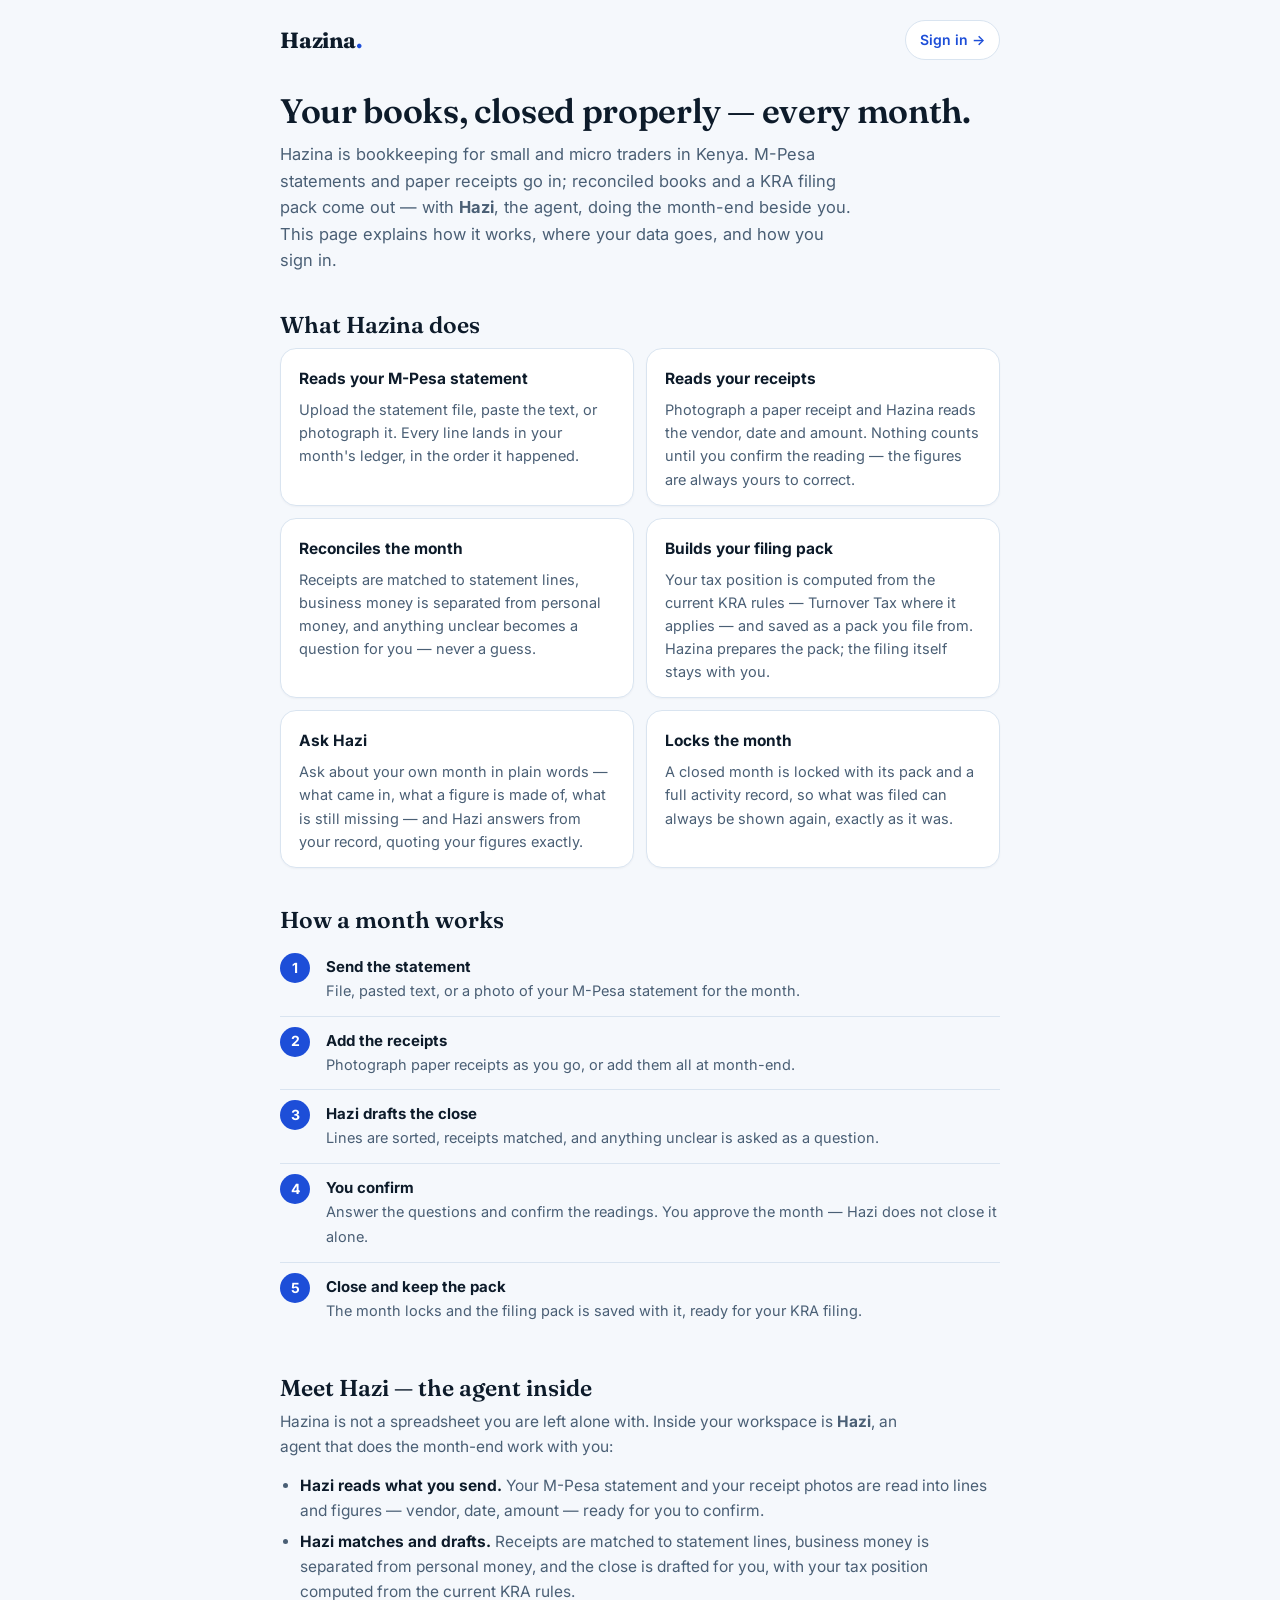
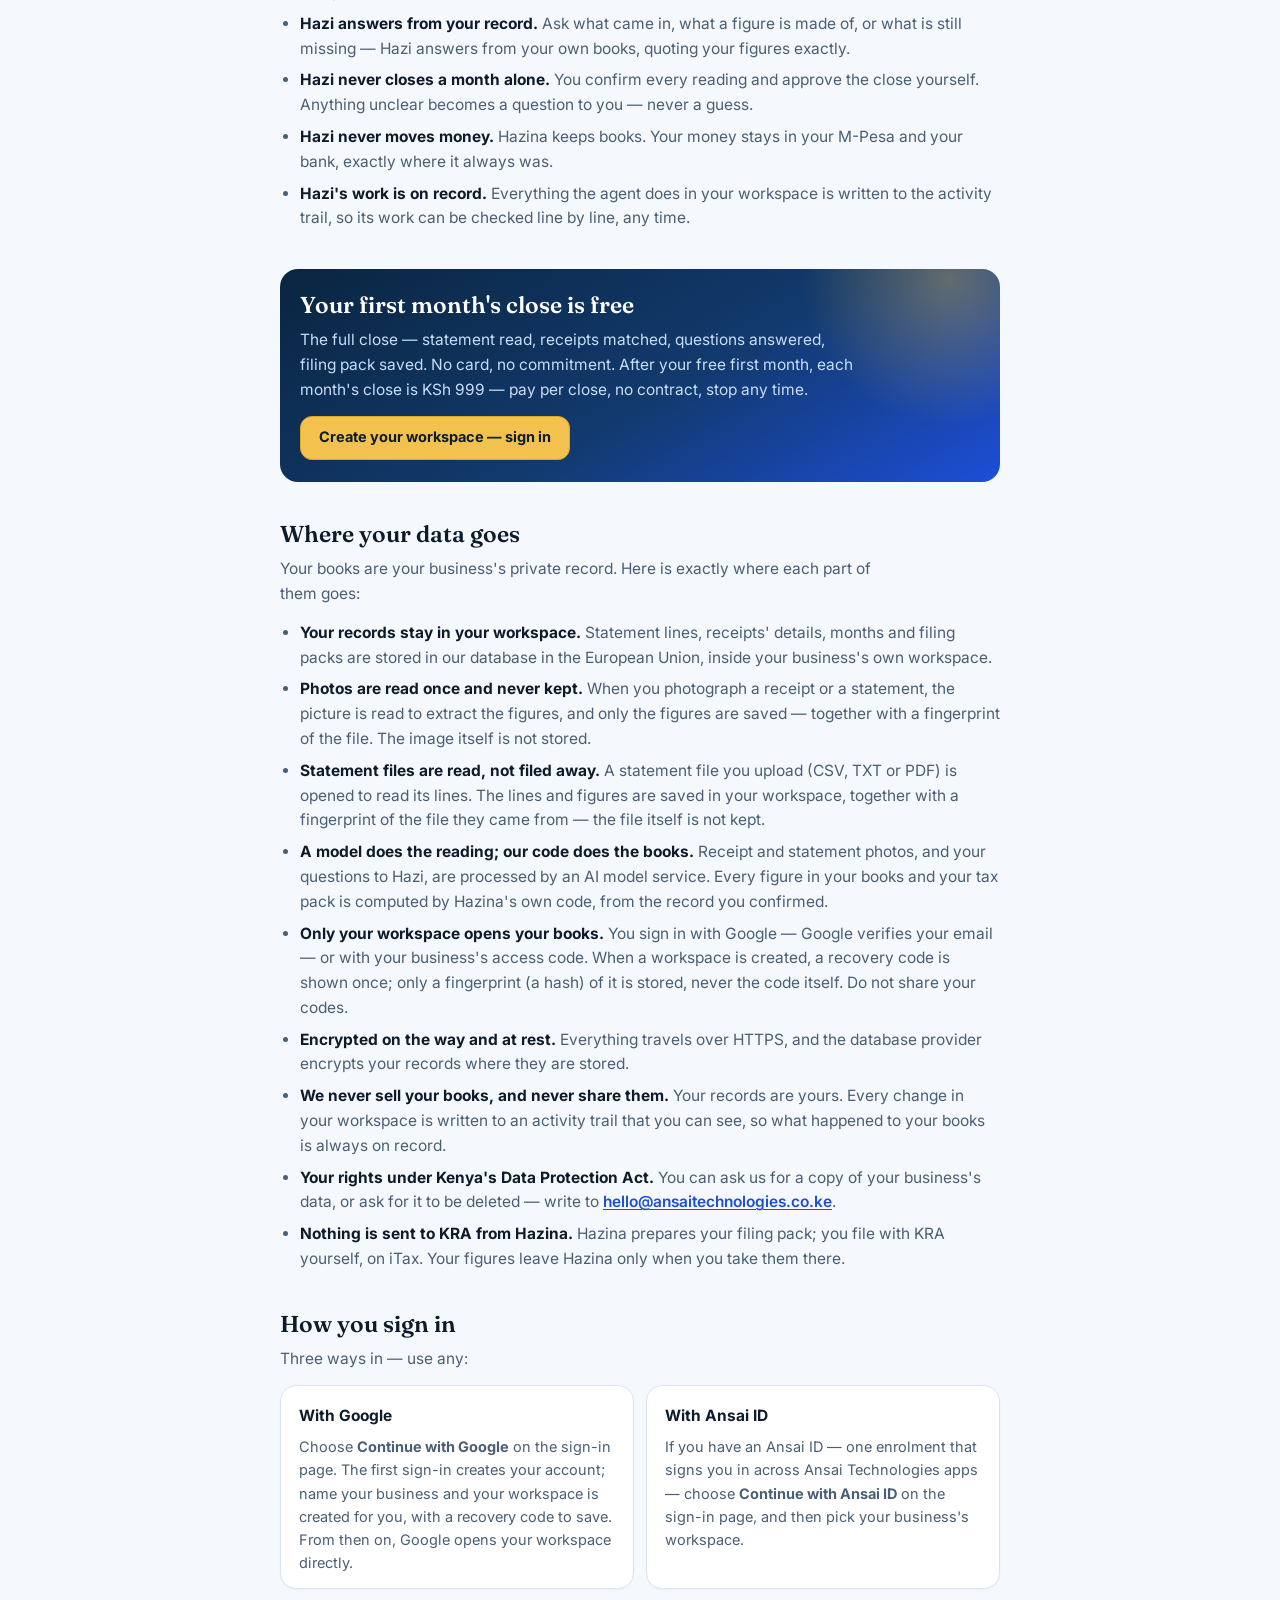
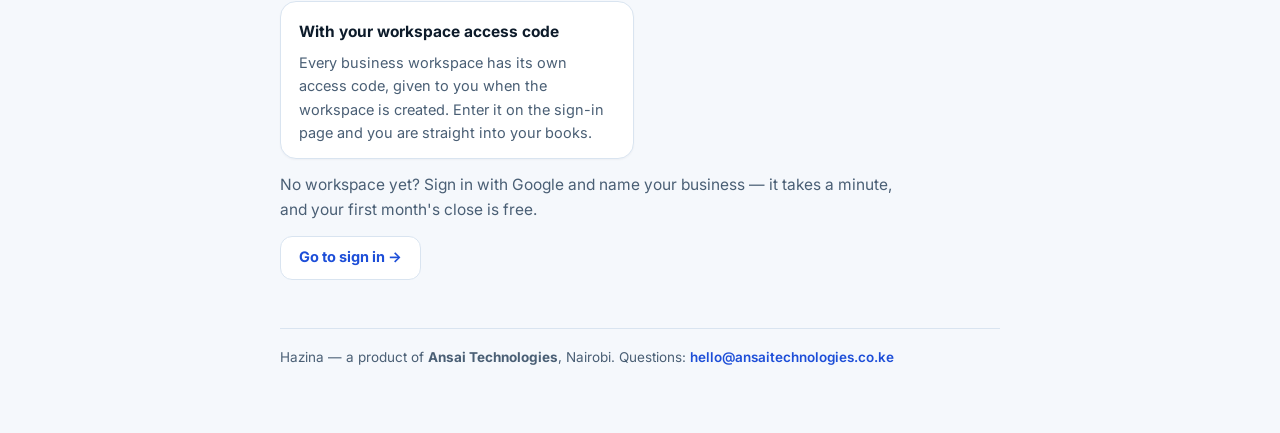
<file: webapp/about.html>
<!DOCTYPE html>
<html lang="en">
<head>
<meta charset="UTF-8">
<meta name="viewport" content="width=device-width, initial-scale=1.0">
<title>Hazina — How it works</title>
<meta name="description" content="Hazina keeps a small business's books the way KRA now expects them: M-Pesa statements and paper receipts in, reconciled books and a filing pack out. How it works, where your data goes, and how you sign in.">
<link rel="icon" type="image/svg+xml" href="favicon.svg">
<link rel="preconnect" href="https://fonts.googleapis.com">
<link rel="preconnect" href="https://fonts.gstatic.com" crossorigin>
<link href="https://fonts.googleapis.com/css2?family=Fraunces:opsz,wght@9..144,500;9..144,600;9..144,700&family=Inter:wght@400;500;600;700;800&display=swap" rel="stylesheet">
<link rel="stylesheet" href="tokens.css">
<link rel="stylesheet" href="ui-kit.css">
<style>
  *{box-sizing:border-box}
  body{font-family:'Inter',-apple-system,'Segoe UI',Roboto,sans-serif;background:var(--color-bg);color:var(--color-ink);margin:0;font-size:15.5px;line-height:1.6}
  .wrap{max-width:760px;margin:0 auto;padding:0 20px 64px}
  .topbar{display:flex;align-items:center;justify-content:space-between;padding:20px 0 6px}
  .brand{font-family:'Fraunces',serif;font-weight:700;font-size:22px;letter-spacing:-.01em;color:var(--color-ink);text-decoration:none}
  .brand span{color:var(--azure-darker)}
  .signin-link{font-weight:600;font-size:14px;color:var(--azure-darker);text-decoration:none;border:1px solid var(--border,#D9E4F0);padding:8px 14px;border-radius:999px;background:var(--surface)}
  h1{font-family:'Fraunces',serif;font-weight:600;font-size:34px;line-height:1.15;letter-spacing:-.01em;margin:26px 0 10px}
  h2{font-family:'Fraunces',serif;font-weight:600;font-size:23px;line-height:1.25;margin:0 0 8px}
  .lede{color:var(--ink-muted);font-size:16.5px;margin:0 0 18px;max-width:58ch}
  section{margin-top:38px;animation:rise .6s cubic-bezier(.2,.7,.2,1) both}
  section:nth-of-type(2){animation-delay:.06s} section:nth-of-type(3){animation-delay:.12s}
  section:nth-of-type(4){animation-delay:.18s} section:nth-of-type(5){animation-delay:.24s}
  @keyframes rise{from{opacity:0;transform:translateY(10px)}to{opacity:1;transform:none}}
  @media (prefers-reduced-motion: reduce){section{animation:none}}
  .intro{color:var(--ink-muted);margin:0 0 14px;max-width:62ch}
  .cards{display:grid;grid-template-columns:1fr;gap:12px}
  @media(min-width:640px){.cards{grid-template-columns:1fr 1fr}}
  .card{background:var(--surface);border:1px solid var(--border,#D9E4F0);border-radius:16px;padding:18px 18px 14px;box-shadow:0 1px 2px rgba(13,27,42,.04)}
  .card h3{margin:0 0 6px;font-size:15.5px;font-weight:700}
  .card p{margin:0;color:var(--ink-muted);font-size:14.5px}
  ol.steps{margin:6px 0 0;padding:0;list-style:none;counter-reset:step}
  ol.steps li{counter-increment:step;position:relative;padding:12px 0 12px 46px;border-bottom:1px solid var(--border,#D9E4F0)}
  ol.steps li:last-child{border-bottom:0}
  ol.steps li::before{content:counter(step);position:absolute;left:0;top:10px;width:30px;height:30px;border-radius:50%;background:var(--azure-darker);color:#fff;font-weight:700;font-size:14px;display:flex;align-items:center;justify-content:center}
  ol.steps b{display:block;font-size:15px}
  ol.steps span{color:var(--ink-muted);font-size:14.5px}
  .offer{border-radius:18px;padding:22px 20px;color:#EAF2FF;background:linear-gradient(150deg,#0A2540,#123a6e 55%,#1D4ED8);position:relative;overflow:hidden}
  .offer::after{content:"";position:absolute;width:320px;height:320px;border-radius:50%;right:-110px;top:-150px;background:radial-gradient(circle,rgba(242,193,78,.35),transparent 65%)}
  .offer h2{color:#fff}
  .offer p{color:#C9DDF7;margin:0 0 14px;max-width:56ch;position:relative;z-index:1}
  .offer .btnrow{position:relative;z-index:1}
  .btn{display:inline-block;font-weight:700;font-size:14.5px;text-decoration:none;padding:11px 18px;border-radius:12px}
  .btn-gold{background:#F2C14E;color:#0D1B2A}
  .btn-light{background:#fff;color:#123a6e}
  .btn-ghost{border:1px solid var(--border,#D9E4F0);color:var(--azure-darker);background:var(--surface)}
  ul.plain{margin:6px 0 0;padding-left:20px;color:var(--ink-muted)}
  ul.plain li{margin:7px 0}
  ul.plain b{color:var(--color-ink)}
  footer{margin-top:48px;padding-top:18px;border-top:1px solid var(--border,#D9E4F0);color:var(--ink-muted);font-size:13.5px}
  footer a{color:var(--azure-darker);text-decoration:none;font-weight:600}
</style>
</head>
<body>
<div class="wrap">
  <div class="topbar">
    <a class="brand" href="/">Hazina<span>.</span></a>
    <a class="signin-link" href="/">Sign in →</a>
  </div>

  <h1>Your books, closed properly — every month.</h1>
  <p class="lede">Hazina is bookkeeping for small and micro traders in Kenya. M-Pesa statements and paper receipts go in; reconciled books and a KRA filing pack come out — with <b>Hazi</b>, the agent, doing the month-end beside you. This page explains how it works, where your data goes, and how you sign in.</p>

  <section>
    <h2>What Hazina does</h2>
    <div class="cards">
      <div class="card">
        <h3>Reads your M-Pesa statement</h3>
        <p>Upload the statement file, paste the text, or photograph it. Every line lands in your month's ledger, in the order it happened.</p>
      </div>
      <div class="card">
        <h3>Reads your receipts</h3>
        <p>Photograph a paper receipt and Hazina reads the vendor, date and amount. Nothing counts until you confirm the reading — the figures are always yours to correct.</p>
      </div>
      <div class="card">
        <h3>Reconciles the month</h3>
        <p>Receipts are matched to statement lines, business money is separated from personal money, and anything unclear becomes a question for you — never a guess.</p>
      </div>
      <div class="card">
        <h3>Builds your filing pack</h3>
        <p>Your tax position is computed from the current KRA rules — Turnover Tax where it applies — and saved as a pack you file from. Hazina prepares the pack; the filing itself stays with you.</p>
      </div>
      <div class="card">
        <h3>Ask Hazi</h3>
        <p>Ask about your own month in plain words — what came in, what a figure is made of, what is still missing — and Hazi answers from your record, quoting your figures exactly.</p>
      </div>
      <div class="card">
        <h3>Locks the month</h3>
        <p>A closed month is locked with its pack and a full activity record, so what was filed can always be shown again, exactly as it was.</p>
      </div>
    </div>
  </section>

  <section>
    <h2>How a month works</h2>
    <ol class="steps">
      <li><b>Send the statement</b><span>File, pasted text, or a photo of your M-Pesa statement for the month.</span></li>
      <li><b>Add the receipts</b><span>Photograph paper receipts as you go, or add them all at month-end.</span></li>
      <li><b>Hazi drafts the close</b><span>Lines are sorted, receipts matched, and anything unclear is asked as a question.</span></li>
      <li><b>You confirm</b><span>Answer the questions and confirm the readings. You approve the month — Hazi does not close it alone.</span></li>
      <li><b>Close and keep the pack</b><span>The month locks and the filing pack is saved with it, ready for your KRA filing.</span></li>
    </ol>
  </section>


  <section>
    <h2>Meet Hazi — the agent inside</h2>
    <p class="intro">Hazina is not a spreadsheet you are left alone with. Inside your workspace is <b>Hazi</b>, an agent that does the month-end work with you:</p>
    <ul class="plain">
      <li><b>Hazi reads what you send.</b> Your M-Pesa statement and your receipt photos are read into lines and figures — vendor, date, amount — ready for you to confirm.</li>
      <li><b>Hazi matches and drafts.</b> Receipts are matched to statement lines, business money is separated from personal money, and the close is drafted for you, with your tax position computed from the current KRA rules.</li>
      <li><b>Hazi answers from your record.</b> Ask what came in, what a figure is made of, or what is still missing — Hazi answers from your own books, quoting your figures exactly.</li>
      <li><b>Hazi never closes a month alone.</b> You confirm every reading and approve the close yourself. Anything unclear becomes a question to you — never a guess.</li>
      <li><b>Hazi never moves money.</b> Hazina keeps books. Your money stays in your M-Pesa and your bank, exactly where it always was.</li>
      <li><b>Hazi's work is on record.</b> Everything the agent does in your workspace is written to the activity trail, so its work can be checked line by line, any time.</li>
    </ul>
  </section>

  <section>
    <div class="offer">
      <h2>Your first month's close is free</h2>
      <p>The full close — statement read, receipts matched, questions answered, filing pack saved. No card, no commitment. After your free first month, each month's close is KSh 999 — pay per close, no contract, stop any time.</p>
      <div class="btnrow">
        <a class="btn btn-gold" href="/">Create your workspace — sign in</a>
      </div>
    </div>
  </section>

  <section>
    <h2>Where your data goes</h2>
    <p class="intro">Your books are your business's private record. Here is exactly where each part of them goes:</p>
    <ul class="plain">
      <li><b>Your records stay in your workspace.</b> Statement lines, receipts' details, months and filing packs are stored in our database in the European Union, inside your business's own workspace.</li>
      <li><b>Photos are read once and never kept.</b> When you photograph a receipt or a statement, the picture is read to extract the figures, and only the figures are saved — together with a fingerprint of the file. The image itself is not stored.</li>
      <li><b>Statement files are read, not filed away.</b> A statement file you upload (CSV, TXT or PDF) is opened to read its lines. The lines and figures are saved in your workspace, together with a fingerprint of the file they came from — the file itself is not kept.</li>
      <li><b>A model does the reading; our code does the books.</b> Receipt and statement photos, and your questions to Hazi, are processed by an AI model service. Every figure in your books and your tax pack is computed by Hazina's own code, from the record you confirmed.</li>
      <li><b>Only your workspace opens your books.</b> You sign in with Google — Google verifies your email — or with your business's access code. When a workspace is created, a recovery code is shown once; only a fingerprint (a hash) of it is stored, never the code itself. Do not share your codes.</li>
      <li><b>Encrypted on the way and at rest.</b> Everything travels over HTTPS, and the database provider encrypts your records where they are stored.</li>
      <li><b>We never sell your books, and never share them.</b> Your records are yours. Every change in your workspace is written to an activity trail that you can see, so what happened to your books is always on record.</li>
      <li><b>Your rights under Kenya's Data Protection Act.</b> You can ask us for a copy of your business's data, or ask for it to be deleted — write to <a href="mailto:hello@ansaitechnologies.co.ke" style="color:var(--azure-darker);font-weight:600">hello@ansaitechnologies.co.ke</a>.</li>
      <li><b>Nothing is sent to KRA from Hazina.</b> Hazina prepares your filing pack; you file with KRA yourself, on iTax. Your figures leave Hazina only when you take them there.</li>
    </ul>
  </section>

  <section>
    <h2>How you sign in</h2>
    <p class="intro">Three ways in — use any:</p>
    <div class="cards">
      <div class="card">
        <h3>With Google</h3>
        <p>Choose <b>Continue with Google</b> on the sign-in page. The first sign-in creates your account; name your business and your workspace is created for you, with a recovery code to save. From then on, Google opens your workspace directly.</p>
      </div>
      <div class="card">
        <h3>With Ansai ID</h3>
        <p>If you have an Ansai ID — one enrolment that signs you in across Ansai Technologies apps — choose <b>Continue with Ansai ID</b> on the sign-in page, and then pick your business's workspace.</p>
      </div>
      <div class="card">
        <h3>With your workspace access code</h3>
        <p>Every business workspace has its own access code, given to you when the workspace is created. Enter it on the sign-in page and you are straight into your books.</p>
      </div>
    </div>
    <p class="intro" style="margin-top:14px">No workspace yet? Sign in with Google and name your business — it takes a minute, and your first month's close is free.</p>
    <p><a class="btn btn-ghost" href="/">Go to sign in →</a></p>
  </section>

  <footer>
    Hazina — a product of <b>Ansai Technologies</b>, Nairobi. Questions: <a href="mailto:hello@ansaitechnologies.co.ke">hello@ansaitechnologies.co.ke</a>
  </footer>
</div>
</body>
</html>
</file>
<file: webapp/tokens.css>
/**** Ansai Design Tokens v2 — Light theme (default/law). Page #F5F8FC, panels #FFFFFF. ****/
:root {
  color-scheme: light;

  /* Color — base surfaces */
  --bg: #F5F8FC;
  --color-bg: #F5F8FC;
  --surface: #FFFFFF;
  --color-surface: #FFFFFF;
  --surface-raised: #FFFFFF;
  --color-surface-raised: #FFFFFF;

  /* Color — ink */
  --ink: #0D1B2A;
  --color-ink: #0D1B2A;
  --ink-muted: #4A5F75;
  --color-ink-muted: #4A5F75;
  --ink-faint: #627791;
  --color-ink-faint: #627791;

  /* Color — azure primary */
  --azure-light: #38BDF8;
  --color-azure-light: #38BDF8;
  --azure: #38BDF8;
  --color-azure: #38BDF8;
  --azure-dark: #2563EB;
  --color-azure-dark: #2563EB;
  --azure-darker: #1D4ED8;
  --color-azure-darker: #1D4ED8;
  --primary: #2563EB;
  --color-primary: #2563EB;
  --primary-hover: #1D4ED8;
  --color-primary-hover: #1D4ED8;
  --azure-bg: #E8F3FE;
  --color-azure-bg: #E8F3FE;

  /* Gradients — brand moments/headers only, not body UI */
  --gradient: linear-gradient(135deg, #38BDF8 0%, #2563EB 100%);
  --gradient-primary: linear-gradient(135deg, #38BDF8 0%, #2563EB 100%);
  --color-gradient: linear-gradient(135deg, #38BDF8 0%, #2563EB 100%);
  --gradient-azure: linear-gradient(135deg, #38BDF8 0%, #2563EB 100%);

  /* Color — gold (fills/borders with ink text; never gold text on white) */
  --gold: #F2C14E;
  --color-gold: #F2C14E;
  --gold-highlight: #FFD97A;
  --color-gold-highlight: #FFD97A;
  --gold-bg: #FFF7DC;
  --color-gold-bg: #FFF7DC;

  /* Color — iris (atmosphere only, never body UI) */
  --iris: #8B7CF6;
  --color-iris: #8B7CF6;
  --gradient-iris: linear-gradient(135deg, #38BDF8 0%, #8B7CF6 100%);

  /* Color — success / mint */
  --mint: #3ECF8E;
  --color-mint: #3ECF8E;
  --mint-ink: #17724C;
  --color-mint-ink: #17724C;
  --success: #3ECF8E;
  --color-success: #3ECF8E;
  --success-ink: #17724C;
  --success-bg: #DEF7EB;
  --color-success-bg: #DEF7EB;

  /* Color — danger */
  --danger: #C62F3B;
  --color-danger: #C62F3B;
  --danger-strong: #A3242E;
  --danger-bg: #FDECEC;
  --color-danger-bg: #FDECEC;

  /* Color — warning */
  --warning: #D97706;
  --color-warning: #D97706;
  --warning-strong: #92400E;
  --warning-bg: #FEF3C7;
  --color-warning-bg: #FEF3C7;

  /* Color — borders (blue-tinted) */
  --border: #D9E4F0;
  --color-border: #D9E4F0;
  --border-subtle: rgba(37, 80, 140, 0.14);
  --color-border-subtle: rgba(37, 80, 140, 0.14);
  --border-strong: #B9CCE2;
  --color-border-strong: #B9CCE2;

  /* Color — focus */
  --focus-ring: rgba(37, 99, 235, 0.4);
  --color-focus-ring: rgba(37, 99, 235, 0.4);

  /* Dark anchors (reference only — kit is LIGHT theme only) */
  --midnight: #05070D;
  --color-midnight: #05070D;
  --navy: #0B1220;
  --color-navy: #0B1220;

  /* Typography — font stack */
  --font-sans: system-ui, -apple-system, BlinkMacSystemFont, "Segoe UI", Roboto, "Helvetica Neue", Arial, "Noto Sans", sans-serif, "Apple Color Emoji", "Segoe UI Emoji";
  --font-stack: system-ui, -apple-system, BlinkMacSystemFont, "Segoe UI", Roboto, "Helvetica Neue", Arial, "Noto Sans", sans-serif;
  --font-mono: ui-monospace, SFMono-Regular, Menlo, Consolas, monospace;

  /* Typography — sizes (1.25 scale from 16px base) */
  --text-xs: 0.64rem;
  --text-sm: 0.8rem;
  --text-base: 1rem;
  --text-lg: 1.25rem;
  --text-xl: 1.5625rem;
  --text-2xl: 1.9531rem;
  --text-3xl: 2.4414rem;

  /* Typography — line heights */
  --leading-tight: 1.25;
  --leading-snug: 1.375;
  --leading-normal: 1.5;
  --leading-relaxed: 1.625;
  --line-height-tight: 1.25;
  --line-height-normal: 1.5;
  --line-height-relaxed: 1.625;

  /* Typography — weights */
  --font-normal: 400;
  --font-medium: 500;
  --font-semibold: 600;
  --font-bold: 700;
  --font-weight-normal: 400;
  --font-weight-medium: 500;
  --font-weight-semibold: 600;
  --font-weight-bold: 700;

  /* Typography — kicker tracking */
  --tracking-kicker: 0.12em;
  --letter-spacing-kicker: 0.12em;
  --kicker-spacing: 0.12em;

  /* Spacing — 4px base */
  --space-1: 4px;
  --space-2: 8px;
  --space-3: 12px;
  --space-4: 16px;
  --space-5: 20px;
  --space-6: 24px;
  --space-7: 28px;
  --space-8: 32px;
  --space-9: 36px;
  --space-10: 40px;
  --space-11: 44px;
  --space-12: 48px;

  /* Radii */
  --radius-sm: 8px;
  --radius: 12px;
  --radius-md: 12px;
  --radius-lg: 16px;
  --radius-full: 999px;

  /* Shadows — soft blue-tinted */
  --shadow-sm: 0 1px 2px rgba(37, 80, 140, 0.08), 0 1px 3px rgba(37, 80, 140, 0.06);
  --shadow-md: 0 4px 12px rgba(37, 80, 140, 0.1), 0 2px 4px rgba(37, 80, 140, 0.06);
  --shadow-lg: 0 12px 32px rgba(37, 80, 140, 0.14), 0 4px 12px rgba(37, 80, 140, 0.08);

  /* Z-index */
  --z-base: 0;
  --z-raised: 1;
  --z-dropdown: 100;
  --z-sticky: 200;
  --z-fixed: 300;
  --z-modal-backdrop: 400;
  --z-modal: 500;
  --z-popover: 600;
  --z-tooltip: 700;
  --z-toast: 800;

  /* Transitions */
  --duration-fast: 120ms;
  --duration-base: 200ms;
  --duration-slow: 320ms;
  --ease-out: cubic-bezier(0.16, 1, 0.3, 1);
  --ease-in-out: cubic-bezier(0.4, 0, 0.2, 1);
  --transition-base: all 200ms cubic-bezier(0.4, 0, 0.2, 1);
}

/* Kit aliases (ui-kit.css vocabulary -> palette tokens) */
:root {
  --azure-strong: var(--azure-dark);        /* #2563EB */
  --ring: var(--focus-ring);
  --highlight: var(--gold-highlight);
  --gold-ink: #7A5A00;                       /* dark gold for text on light */
  --stack-gap: var(--space-4);
}
</file>
<file: webapp/ui-kit.css>
*,*::before,*::after{box-sizing:border-box;margin:0;padding:0}
html{-webkit-text-size-adjust:100%;line-height:1.5}
body{background-color:var(--bg,#F5F8FC);color:var(--ink,#0D1B2A);font-family:ui-sans-serif,system-ui,-apple-system,"Segoe UI",Roboto,Helvetica,Arial,"Apple Color Emoji","Segoe UI Emoji";font-size:1rem;line-height:1.6;-webkit-font-smoothing:antialiased;-moz-osx-font-smoothing:grayscale;text-rendering:optimizeLegibility;min-height:100vh}
img,svg,video{display:block;max-width:100%}
img{height:auto}
a{color:var(--azure-strong,#2563EB);text-decoration:underline;text-underline-offset:2px}
a:hover{color:#1D4ED8}
button,input,select,textarea{font:inherit;color:inherit}
ul[role="list"],ol[role="list"]{list-style:none}
::selection{background:var(--gold,#F2C14E);color:var(--ink,#0D1B2A)}
:focus-visible{outline:3px solid var(--ring,rgba(37,99,235,.55));outline-offset:2px;border-radius:var(--radius-sm,4px)}
.visually-hidden{position:absolute!important;width:1px!important;height:1px!important;padding:0!important;margin:-1px!important;overflow:hidden!important;clip:rect(0 0 0 0)!important;white-space:nowrap!important;border:0!important}
.skip-link{position:absolute;left:var(--space-4,1rem);top:-100px;z-index:999;background:var(--ink,#0D1B2A);color:#fff;padding:.75rem 1rem;border-radius:var(--radius,8px);font-weight:700;text-decoration:none;transition:top .18s ease}
.skip-link:focus{top:var(--space-4,1rem);color:#fff;background:var(--azure-strong,#2563EB);outline:3px solid var(--ring,rgba(37,99,235,.55));outline-offset:2px}
.container{max-width:1120px;margin-inline:auto;padding-inline:var(--space-4,1rem)}
@media(min-width:768px){.container{padding-inline:var(--space-6,1.5rem)}}
.stack{display:flex;flex-direction:column;gap:var(--stack-gap,var(--space-4,1rem))}
.stack>*{margin-block:0}
.row{display:flex;flex-wrap:wrap;align-items:center;gap:var(--space-4,1rem)}
.grid{display:grid;gap:var(--space-4,1rem);grid-template-columns:1fr}
.grid-2{display:grid;gap:var(--space-4,1rem);grid-template-columns:1fr}
.grid-3{display:grid;gap:var(--space-4,1rem);grid-template-columns:1fr}
@media(min-width:720px){.grid-2{grid-template-columns:repeat(2,minmax(0,1fr))}.grid-3{grid-template-columns:repeat(2,minmax(0,1fr))}}
@media(min-width:960px){.grid-3{grid-template-columns:repeat(3,minmax(0,1fr))}}
.items-center{align-items:center}
.justify-between{justify-content:space-between}
.gap-2{gap:var(--space-2,.5rem)}
.gap-3{gap:var(--space-3,.75rem)}
.gap-4{gap:var(--space-4,1rem)}
.gap-6{gap:var(--space-6,1.5rem)}
.mt-2{margin-top:var(--space-2,.5rem)}
.mt-3{margin-top:var(--space-3,.75rem)}
.mt-4{margin-top:var(--space-4,1rem)}
.mt-6{margin-top:var(--space-6,1.5rem)}
.mt-8{margin-top:var(--space-8,2rem)}
.mb-2{margin-bottom:var(--space-2,.5rem)}
.mb-3{margin-bottom:var(--space-3,.75rem)}
.mb-4{margin-bottom:var(--space-4,1rem)}
.mb-6{margin-bottom:var(--space-6,1.5rem)}
.mb-8{margin-bottom:var(--space-8,2rem)}
.p-2{padding:var(--space-2,.5rem)}
.p-3{padding:var(--space-3,.75rem)}
.p-4{padding:var(--space-4,1rem)}
.p-6{padding:var(--space-6,1.5rem)}
.p-8{padding:var(--space-8,2rem)}
.px-2{padding-inline:var(--space-2,.5rem)}
.px-3{padding-inline:var(--space-3,.75rem)}
.px-4{padding-inline:var(--space-4,1rem)}
.px-6{padding-inline:var(--space-6,1.5rem)}
.px-8{padding-inline:var(--space-8,2rem)}
.py-2{padding-block:var(--space-2,.5rem)}
.py-3{padding-block:var(--space-3,.75rem)}
.py-4{padding-block:var(--space-4,1rem)}
.py-6{padding-block:var(--space-6,1.5rem)}
.py-8{padding-block:var(--space-8,2rem)}
.text-sm{font-size:var(--text-sm,.875rem)}
.text-lg{font-size:var(--text-lg,1.125rem)}
.text-xl{font-size:var(--text-xl,1.25rem)}
.text-2xl{font-size:var(--text-2xl,1.5rem);line-height:1.25}
.text-muted{color:var(--ink-muted,#4A5F75)}
.text-faint{color:var(--ink-faint,#627791)}
.font-semibold{font-weight:600}
.font-bold{font-weight:700}
.text-center{text-align:center}
.kicker{display:inline-flex;align-items:center;gap:.5rem;font-size:var(--text-xs,.75rem);font-weight:800;letter-spacing:.12em;text-transform:uppercase;color:#7A5A00;color:var(--gold-ink,#7A5A00);line-height:1}
.kicker::before{content:"";width:1.5rem;height:.25rem;border-radius:var(--radius-full,999px);background:var(--gold,#F2C14E)}
.hidden{display:none!important}
.btn{display:inline-flex;align-items:center;justify-content:center;gap:.5rem;min-height:44px;padding:.65rem 1.25rem;border-radius:var(--radius,8px);border:1px solid transparent;font-weight:700;font-size:1rem;line-height:1.2;text-decoration:none;cursor:pointer;white-space:nowrap;transition:background-color .16s ease,border-color .16s ease,color .16s ease,box-shadow .16s ease,transform .08s ease}
.btn:hover{transform:translateY(-1px)}
.btn:active{transform:translateY(0)}
.btn-primary{background-color:var(--azure-strong,#2563EB);border-color:var(--azure-strong,#2563EB);color:#fff;box-shadow:var(--shadow-sm,0 1px 2px rgba(13,27,42,.12))}
.btn-primary:hover{background-color:#1D4ED8;border-color:#1D4ED8}
.btn-primary:active{background-color:#1E40AF;border-color:#1E40AF}
.btn-gold{background-color:var(--gold,#F2C14E);border-color:#D9A91E;color:var(--ink,#0D1B2A)}
.btn-gold:hover{background-color:var(--highlight,#FFD97A);border-color:var(--gold,#F2C14E)}
.btn-gold:active{background-color:#E5B33A;border-color:#C99A1E}
.btn-ghost{background-color:transparent;border-color:var(--border,#D9E4F0);color:var(--ink,#0D1B2A)}
.btn-ghost:hover{background-color:var(--surface,#FFFFFF);border-color:var(--border-strong,#B9CCE3)}
.btn-ghost:active{background-color:#EAF0F7}
.btn-danger{background-color:var(--danger,#C62F3B);border-color:var(--danger,#C62F3B);color:#fff}
.btn-danger:hover{background-color:#A92632;border-color:#A92632}
.btn-danger:active{background-color:#8E1F29;border-color:#8E1F29}
.btn-sm{min-height:36px;padding:.4rem .8rem;font-size:var(--text-sm,.875rem);border-radius:var(--radius-sm,6px)}
.btn-lg{min-height:52px;padding:.85rem 1.6rem;font-size:var(--text-lg,1.125rem);border-radius:var(--radius-lg,12px)}
.btn-block{display:flex;width:100%}
.btn:disabled,.btn[disabled],.btn[aria-disabled="true"]{opacity:.6;cursor:not-allowed;transform:none;box-shadow:none;pointer-events:none}
.field{display:flex;flex-direction:column;gap:var(--space-2,.5rem);margin-bottom:var(--space-4,1rem)}
.label{font-weight:700;font-size:var(--text-sm,.875rem);color:var(--ink,#0D1B2A)}
.input,.select,.textarea{width:100%;min-height:44px;padding:.65rem .8rem;background-color:var(--surface,#FFFFFF);border:1px solid var(--border,#D9E4F0);border-radius:var(--radius,8px);color:var(--ink,#0D1B2A);line-height:1.4;transition:border-color .15s ease,box-shadow .15s ease}
.textarea{min-height:120px;resize:vertical}
.select{appearance:none;background-image:linear-gradient(45deg,transparent 50%,currentColor 50%),linear-gradient(135deg,currentColor 50%,transparent 50%);background-position:calc(100% - 1.1rem) 50%,calc(100% - .85rem) 50%;background-size:.3rem .3rem;background-repeat:no-repeat;padding-right:2.2rem}
.input::placeholder,.textarea::placeholder{color:var(--ink-faint,#627791)}
.input:hover,.select:hover,.textarea:hover{border-color:var(--border-strong,#B9CCE3)}
.input:focus,.select:focus,.textarea:focus{outline:3px solid var(--ring,rgba(37,99,235,.35));outline-offset:1px;border-color:var(--azure-strong,#2563EB)}
.input[aria-invalid="true"],.select[aria-invalid="true"],.textarea[aria-invalid="true"]{border-color:var(--danger,#C62F3B)}
.input[aria-invalid="true"]:focus,.select[aria-invalid="true"]:focus,.textarea[aria-invalid="true"]:focus{outline-color:rgba(198,47,59,.35);border-color:var(--danger,#C62F3B)}
.hint{font-size:var(--text-sm,.875rem);color:var(--ink-muted,#4A5F75)}
.error-text{font-size:var(--text-sm,.875rem);font-weight:600;color:var(--danger,#C62F3B)}
input[type="checkbox"],input[type="radio"]{accent-color:var(--azure-strong,#2563EB);width:1.15rem;height:1.15rem;flex-shrink:0}
.card{background-color:var(--surface,#FFFFFF);border:1px solid var(--border,#D9E4F0);border-radius:var(--radius-lg,12px);box-shadow:var(--shadow-sm,0 1px 2px rgba(13,27,42,.06));padding:var(--space-6,1.5rem);color:var(--ink,#0D1B2A)}
.card-header{display:flex;align-items:center;justify-content:space-between;gap:var(--space-3,.75rem);margin-bottom:var(--space-4,1rem);padding-bottom:var(--space-3,.75rem);border-bottom:1px solid var(--border,#D9E4F0)}
.card-title{font-size:var(--text-xl,1.25rem);font-weight:800;line-height:1.3;margin:0}
.card-hover{transition:transform .16s ease,box-shadow .16s ease,border-color .16s ease}
.card-hover:hover{transform:translateY(-2px);box-shadow:var(--shadow-md,0 6px 18px rgba(13,27,42,.12));border-color:var(--border-strong,#B9CCE3)}
.badge{display:inline-flex;align-items:center;gap:.35rem;padding:.28rem .65rem;border-radius:var(--radius-full,999px);font-size:var(--text-xs,.75rem);font-weight:800;letter-spacing:.04em;line-height:1.2;border:1px solid transparent;text-transform:uppercase;white-space:nowrap}
.badge-azure{background-color:rgba(37,99,235,.12);color:#1D4ED8;border-color:rgba(37,99,235,.25)}
.badge-gold{background-color:rgba(242,193,78,.28);color:#6B4E00;border-color:#E6BE4A}
.badge-mint{background-color:rgba(62,207,142,.18);color:var(--mint-ink,#17724C);border-color:rgba(23,114,76,.28)}
.badge-danger{background-color:var(--danger-bg,#FDE5E7);color:var(--danger,#C62F3B);border-color:rgba(198,47,59,.25)}
.badge-neutral{background-color:#EAF0F7;color:var(--ink-muted,#4A5F75);border-color:var(--border,#D9E4F0)}
.chip{display:inline-flex;align-items:center;gap:.5rem;padding:.4rem .4rem .4rem .8rem;border-radius:var(--radius-full,999px);background-color:var(--surface,#FFFFFF);border:1px solid var(--border,#D9E4F0);font-size:var(--text-sm,.875rem);font-weight:600;color:var(--ink,#0D1B2A);line-height:1;box-shadow:var(--shadow-sm,0 1px 2px rgba(13,27,42,.06))}
.chip__remove{display:inline-flex;align-items:center;justify-content:center;width:1.25rem;height:1.25rem;border-radius:var(--radius-full,999px);border:0;background:rgba(13,27,42,.08);color:inherit;cursor:pointer;padding:0;line-height:1}

/* ---- part 2 ---- */
.table-wrap{width:100%;overflow-x:auto;-webkit-overflow-scrolling:touch;background:var(--surface,#FFFFFF);border:1px solid var(--border,#D9E4F0);border-radius:var(--radius,10px);box-shadow:var(--shadow-md,0 1px 2px rgba(13,27,42,.06))}
.table{width:100%;border-collapse:collapse;border-spacing:0;font-size:var(--text-sm,.875rem);line-height:1.5;color:var(--ink,#0D1B2A);background:transparent}
.table caption{text-align:left;font-size:var(--text-sm,.875rem);color:var(--ink-muted,#4A5F75);padding:var(--space-3,12px) var(--space-4,16px)}
.table thead th{background:#EDF3FA;color:var(--ink,#0D1B2A);font-weight:650;text-align:left;font-size:var(--text-xs,.75rem);letter-spacing:.04em;text-transform:uppercase;white-space:nowrap;padding:var(--space-3,12px) var(--space-4,16px);border-bottom:1px solid var(--border,#D9E4F0)}
.table tbody td,.table tbody th{padding:var(--space-3,12px) var(--space-4,16px);border-bottom:1px solid rgba(37,80,140,.14);vertical-align:top;text-align:left}
.table tbody tr:last-child td,.table tbody tr:last-child th{border-bottom:0}
.table tbody tr{transition:background-color .12s ease}
.table tbody tr:hover{background:#F5F8FC}
.table tfoot td,.table tfoot th{padding:var(--space-3,12px) var(--space-4,16px);font-weight:650;border-top:1px solid var(--border,#D9E4F0)}
.table .num,.table td.num,.table th.num,.num{text-align:right;font-variant-numeric:tabular-nums;white-space:nowrap}
[hidden]{display:none!important}
.dialog-backdrop{position:fixed;inset:0;z-index:80;display:flex;align-items:center;justify-content:center;padding:var(--space-4,16px);background:rgba(13,27,42,.48);-webkit-backdrop-filter:blur(6px);backdrop-filter:blur(6px)}
.dialog{width:100%;max-width:520px;max-height:calc(100vh - 2rem);overflow:auto;background:var(--surface,#FFFFFF);color:var(--ink,#0D1B2A);border:1px solid var(--border,#D9E4F0);border-radius:var(--radius-lg,16px);box-shadow:var(--shadow-lg,0 20px 50px rgba(13,27,42,.22));padding:var(--space-6,24px);animation:dialog-in .18s ease-out both;transform-origin:center}
.dialog-header{display:flex;align-items:flex-start;justify-content:space-between;gap:var(--space-3,12px);margin-bottom:var(--space-3,12px)}
.dialog-title{margin:0;font-size:var(--text-lg,1.125rem);line-height:1.35;font-weight:700;color:var(--ink,#0D1B2A);letter-spacing:-.01em}
.dialog-description{margin:0 0 var(--space-4,16px);color:var(--ink-muted,#4A5F75);font-size:var(--text-sm,.875rem);line-height:1.55}
.dialog-actions{display:flex;justify-content:flex-end;gap:var(--space-3,12px);margin-top:var(--space-5,20px);flex-wrap:wrap}
@keyframes dialog-in{from{opacity:0;transform:translateY(8px) scale(.97)}to{opacity:1;transform:translateY(0) scale(1)}}
.toast-region{position:fixed;z-index:90;left:50%;transform:translateX(-50%);bottom:var(--space-5,20px);display:flex;flex-direction:column;gap:var(--space-3,12px);align-items:center;width:max-content;max-width:calc(100vw - 2rem);pointer-events:none}
.toast{pointer-events:auto;display:flex;align-items:flex-start;gap:var(--space-3,12px);min-width:min(360px,calc(100vw - 2rem));max-width:min(420px,calc(100vw - 2rem));background:#0D1B2A;color:#fff;font-size:var(--text-sm,.875rem);line-height:1.5;padding:var(--space-3,12px) var(--space-4,16px);border-radius:var(--radius,10px);border:1px solid rgba(255,255,255,.14);box-shadow:var(--shadow-lg,0 20px 50px rgba(13,27,42,.22));animation:toast-in .22s ease-out both}
.toast strong{color:#fff}
.toast-success{border-left:4px solid #3ECF8E}
.toast-error{border-left:4px solid #E5484D}
.toast-warning{border-left:4px solid var(--gold,#F2C14E)}
.toast-info{border-left:4px solid #38BDF8}
@keyframes toast-in{from{opacity:0;transform:translateY(12px)}to{opacity:1;transform:translateY(0)}}
.tabs{display:flex;gap:var(--space-1,4px);border-bottom:1px solid var(--border,#D9E4F0);overflow-x:auto;-webkit-overflow-scrolling:touch}
.tab{appearance:none;background:transparent;border:0;border-bottom:3px solid transparent;border-radius:0;padding:0 var(--space-4,16px);margin-bottom:-1px;min-height:44px;display:inline-flex;align-items:center;justify-content:center;font:inherit;font-size:var(--text-sm,.875rem);font-weight:600;color:var(--ink-muted,#4A5F75);cursor:pointer;white-space:nowrap;line-height:1;transition:color .12s ease,border-color .12s ease,background-color .12s ease}
.tab:hover{color:var(--ink,#0D1B2A);background:rgba(37,80,140,.06)}
.tab:focus-visible{outline:3px solid var(--gold,#F2C14E);outline-offset:-3px}
.tab[aria-selected="true"]{color:var(--azure-strong,#2563EB);border-bottom-color:var(--gold,#F2C14E);box-shadow:inset 0 -3px 0 var(--gold,#F2C14E)}
.tab-panel{padding:var(--space-4,16px) 0;color:var(--ink,#0D1B2A)}
.alert{display:flex;gap:var(--space-3,12px);align-items:flex-start;padding:var(--space-3,12px) var(--space-4,16px);border-radius:var(--radius,10px);border:1px solid var(--border,#D9E4F0);font-size:var(--text-sm,.875rem);line-height:1.55;background:#fff;color:var(--ink,#0D1B2A)}
.alert-icon{flex:0 0 auto;width:20px;height:20px;display:inline-flex;align-items:center;justify-content:center;margin-top:1px}
.alert-title{font-weight:700;margin:0 0 2px}
.alert p{margin:0;color:inherit}
.alert-info{background:rgba(37,99,235,.08);border-color:rgba(37,99,235,.28);color:#1E3A8A}
.alert-success{background:#E7F7EF;border-color:rgba(23,114,76,.32);color:var(--mint-ink,#17724C)}
.alert-warning{background:var(--warning-bg,#FFF6E0);border-color:rgba(242,193,78,.7);color:#6B4E00}
.alert-danger{background:var(--danger-bg,#FDECEC);border-color:rgba(198,47,59,.35);color:#8F1D27}
.skeleton{display:block;width:100%;min-height:14px;border-radius:6px;background:linear-gradient(90deg,#E2EAF3 25%,#F5F8FC 50%,#E2EAF3 75%);background-size:200% 100%;animation:skeleton-shimmer 1.4s linear infinite;color:transparent!important;user-select:none;pointer-events:none}
@keyframes skeleton-shimmer{0%{background-position:200% 0}100%{background-position:-200% 0}}
.skeleton-line{height:12px;margin:8px 0}
.skeleton-line.full{width:100%}
.skeleton-line.medium{width:65%}
.skeleton-line.short{width:35%}
.empty{text-align:center;padding:var(--space-8,32px) var(--space-6,24px);border:1.5px dashed rgba(37,80,140,.28);border-radius:var(--radius-lg,16px);background:var(--surface,#FFFFFF);color:var(--ink-muted,#4A5F75)}
.empty-title{margin:0 0 var(--space-2,8px);font-size:var(--text-lg,1.125rem);font-weight:700;color:var(--ink,#0D1B2A)}
.empty p{margin:0 auto var(--space-4,16px);max-width:42ch;font-size:var(--text-sm,.875rem);color:#627791}
.progress{width:100%;height:8px;overflow:hidden;border-radius:999px;background:#E3ECF5;border:1px solid rgba(37,80,140,.12)}
.progress-bar{height:100%;width:0;border-radius:inherit;background:linear-gradient(90deg,#38BDF8,#2563EB);transition:width .25s ease}
@media (max-width:640px){.grid,.grid-2,.grid-3,.grid-4,.columns,.row,.card-grid{grid-template-columns:1fr!important}.dialog-backdrop{padding:var(--space-3,12px);align-items:flex-end}.dialog{max-width:100%;width:100%;padding:var(--space-4,16px);border-radius:var(--radius-lg,16px)}.toast-region{left:1rem;right:1rem;transform:none;width:auto;align-items:stretch}.toast{min-width:0;max-width:none;width:100%}.table{font-size:var(--text-xs,.75rem)}.table thead th,.table tbody td,.table tbody th{padding:10px 12px}.tab{padding:0 var(--space-3,12px)}}
@media (prefers-reduced-motion:reduce){*,*::before,*::after{animation-duration:.01ms!important;animation-iteration-count:1!important;transition-duration:.01ms!important;scroll-behavior:auto!important}.dialog,.toast,.skeleton{animation:none!important}.progress-bar{transition:none!important}}
</file>
